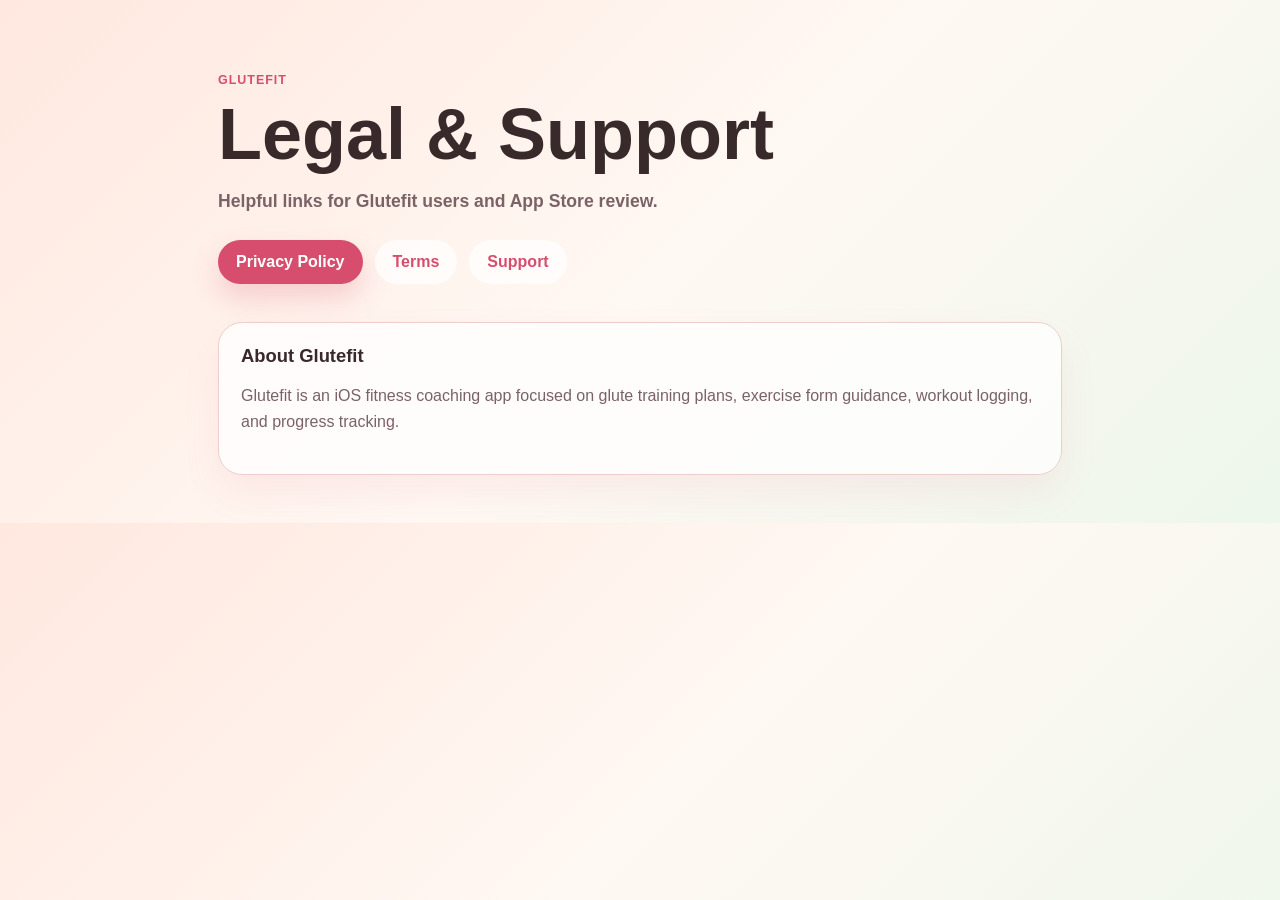
<file: index.html>
<!doctype html>
<html lang="en">
<head>
  <meta charset="utf-8">
  <meta name="viewport" content="width=device-width, initial-scale=1">
  <title>Glutefit Legal & Support</title>
  <link rel="stylesheet" href="styles.css">
</head>
<body>
  <main class="page">
    <section class="hero">
      <p class="eyebrow">Glutefit</p>
      <h1>Legal & Support</h1>
      <p class="lead">Helpful links for Glutefit users and App Store review.</p>
      <div class="actions">
        <a href="privacy.html">Privacy Policy</a>
        <a href="terms.html">Terms</a>
        <a href="support.html">Support</a>
      </div>
    </section>

    <section class="card">
      <h2>About Glutefit</h2>
      <p>Glutefit is an iOS fitness coaching app focused on glute training plans, exercise form guidance, workout logging, and progress tracking.</p>
    </section>
  </main>
</body>
</html>
</file>
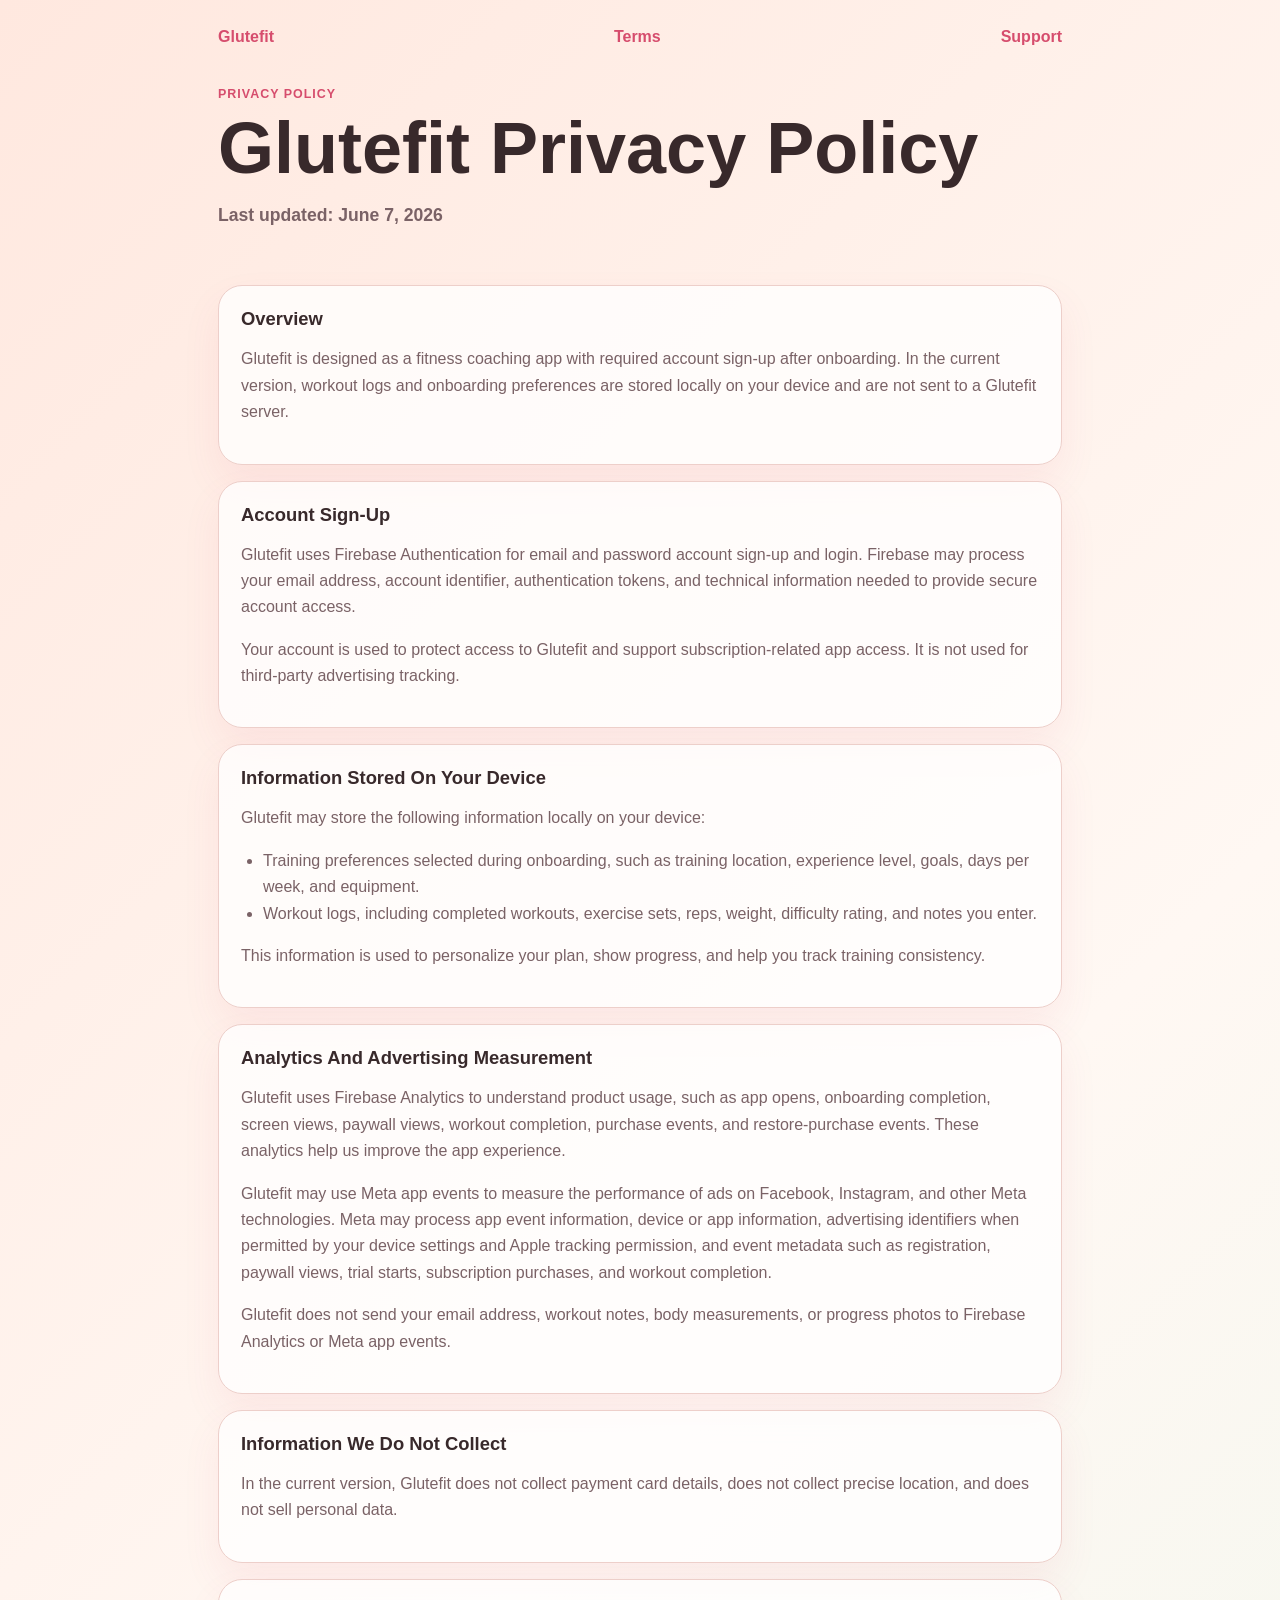
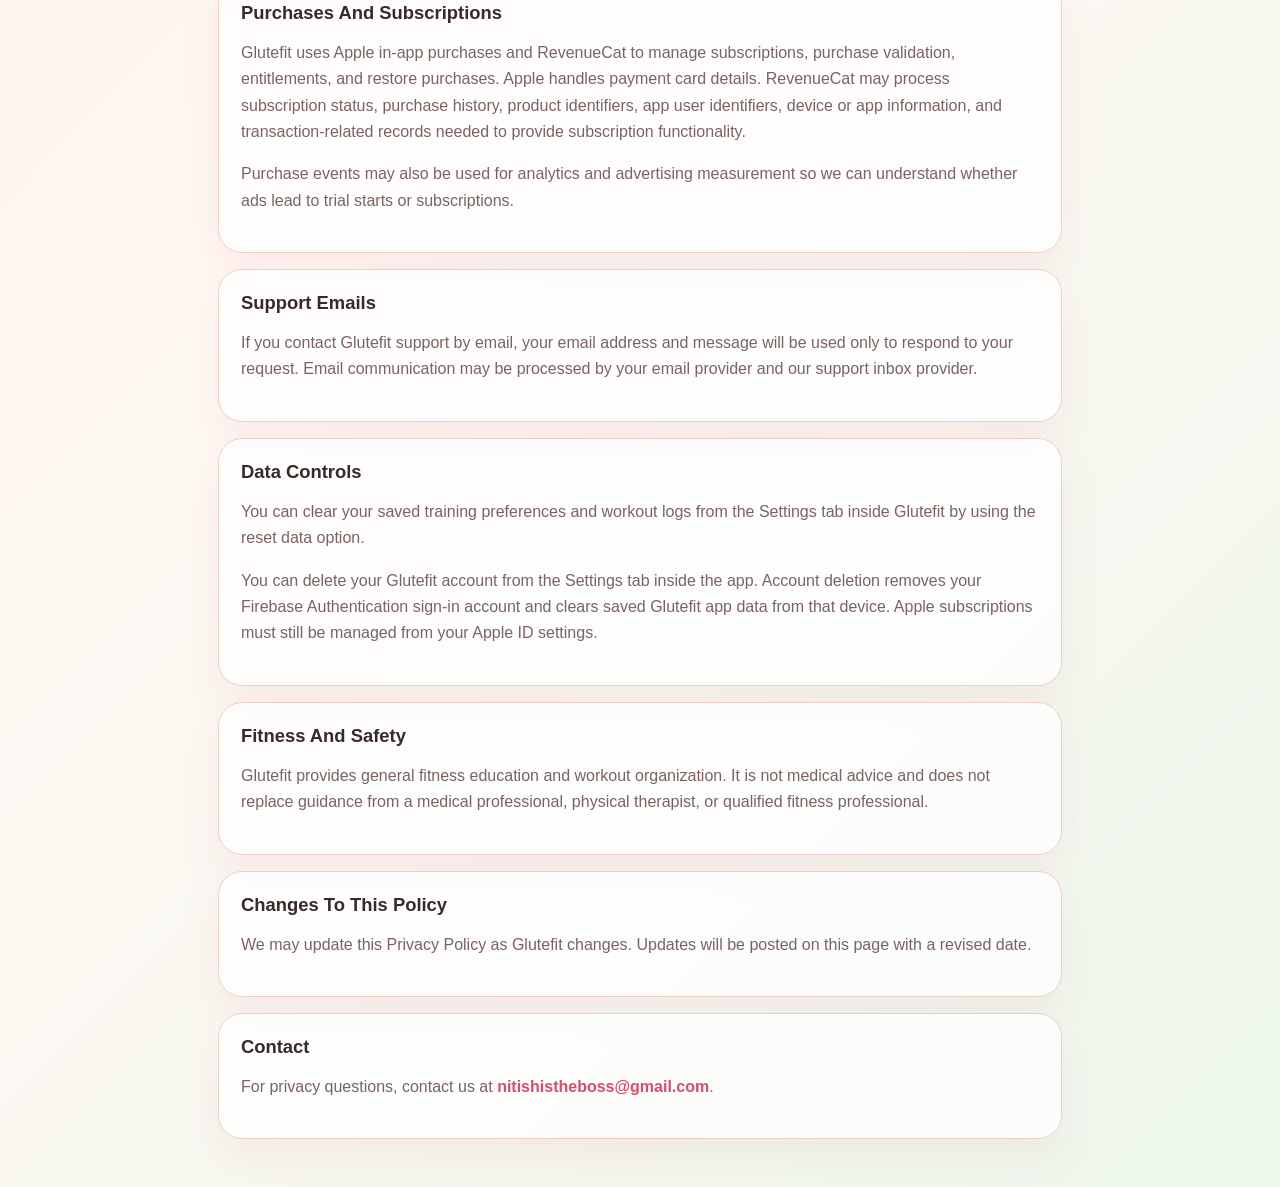
<file: privacy.html>
<!doctype html>
<html lang="en">
<head>
  <meta charset="utf-8">
  <meta name="viewport" content="width=device-width, initial-scale=1">
  <title>Glutefit Privacy Policy</title>
  <link rel="stylesheet" href="styles.css">
</head>
<body>
  <main class="page">
    <nav class="top-nav">
      <a href="index.html">Glutefit</a>
      <a href="terms.html">Terms</a>
      <a href="support.html">Support</a>
    </nav>

    <section class="hero compact">
      <p class="eyebrow">Privacy Policy</p>
      <h1>Glutefit Privacy Policy</h1>
      <p class="lead">Last updated: June 7, 2026</p>
    </section>

    <section class="card">
      <h2>Overview</h2>
      <p>Glutefit is designed as a fitness coaching app with required account sign-up after onboarding. In the current version, workout logs and onboarding preferences are stored locally on your device and are not sent to a Glutefit server.</p>
    </section>

    <section class="card">
      <h2>Account Sign-Up</h2>
      <p>Glutefit uses Firebase Authentication for email and password account sign-up and login. Firebase may process your email address, account identifier, authentication tokens, and technical information needed to provide secure account access.</p>
      <p>Your account is used to protect access to Glutefit and support subscription-related app access. It is not used for third-party advertising tracking.</p>
    </section>

    <section class="card">
      <h2>Information Stored On Your Device</h2>
      <p>Glutefit may store the following information locally on your device:</p>
      <ul>
        <li>Training preferences selected during onboarding, such as training location, experience level, goals, days per week, and equipment.</li>
        <li>Workout logs, including completed workouts, exercise sets, reps, weight, difficulty rating, and notes you enter.</li>
      </ul>
      <p>This information is used to personalize your plan, show progress, and help you track training consistency.</p>
    </section>

    <section class="card">
      <h2>Analytics And Advertising Measurement</h2>
      <p>Glutefit uses Firebase Analytics to understand product usage, such as app opens, onboarding completion, screen views, paywall views, workout completion, purchase events, and restore-purchase events. These analytics help us improve the app experience.</p>
      <p>Glutefit may use Meta app events to measure the performance of ads on Facebook, Instagram, and other Meta technologies. Meta may process app event information, device or app information, advertising identifiers when permitted by your device settings and Apple tracking permission, and event metadata such as registration, paywall views, trial starts, subscription purchases, and workout completion.</p>
      <p>Glutefit does not send your email address, workout notes, body measurements, or progress photos to Firebase Analytics or Meta app events.</p>
    </section>

    <section class="card">
      <h2>Information We Do Not Collect</h2>
      <p>In the current version, Glutefit does not collect payment card details, does not collect precise location, and does not sell personal data.</p>
    </section>

    <section class="card">
      <h2>Purchases And Subscriptions</h2>
      <p>Glutefit uses Apple in-app purchases and RevenueCat to manage subscriptions, purchase validation, entitlements, and restore purchases. Apple handles payment card details. RevenueCat may process subscription status, purchase history, product identifiers, app user identifiers, device or app information, and transaction-related records needed to provide subscription functionality.</p>
      <p>Purchase events may also be used for analytics and advertising measurement so we can understand whether ads lead to trial starts or subscriptions.</p>
    </section>

    <section class="card">
      <h2>Support Emails</h2>
      <p>If you contact Glutefit support by email, your email address and message will be used only to respond to your request. Email communication may be processed by your email provider and our support inbox provider.</p>
    </section>

    <section class="card">
      <h2>Data Controls</h2>
      <p>You can clear your saved training preferences and workout logs from the Settings tab inside Glutefit by using the reset data option.</p>
      <p>You can delete your Glutefit account from the Settings tab inside the app. Account deletion removes your Firebase Authentication sign-in account and clears saved Glutefit app data from that device. Apple subscriptions must still be managed from your Apple ID settings.</p>
    </section>

    <section class="card">
      <h2>Fitness And Safety</h2>
      <p>Glutefit provides general fitness education and workout organization. It is not medical advice and does not replace guidance from a medical professional, physical therapist, or qualified fitness professional.</p>
    </section>

    <section class="card">
      <h2>Changes To This Policy</h2>
      <p>We may update this Privacy Policy as Glutefit changes. Updates will be posted on this page with a revised date.</p>
    </section>

    <section class="card">
      <h2>Contact</h2>
      <p>For privacy questions, contact us at <a href="mailto:nitishistheboss@gmail.com">nitishistheboss@gmail.com</a>.</p>
    </section>
  </main>
</body>
</html>
</file>
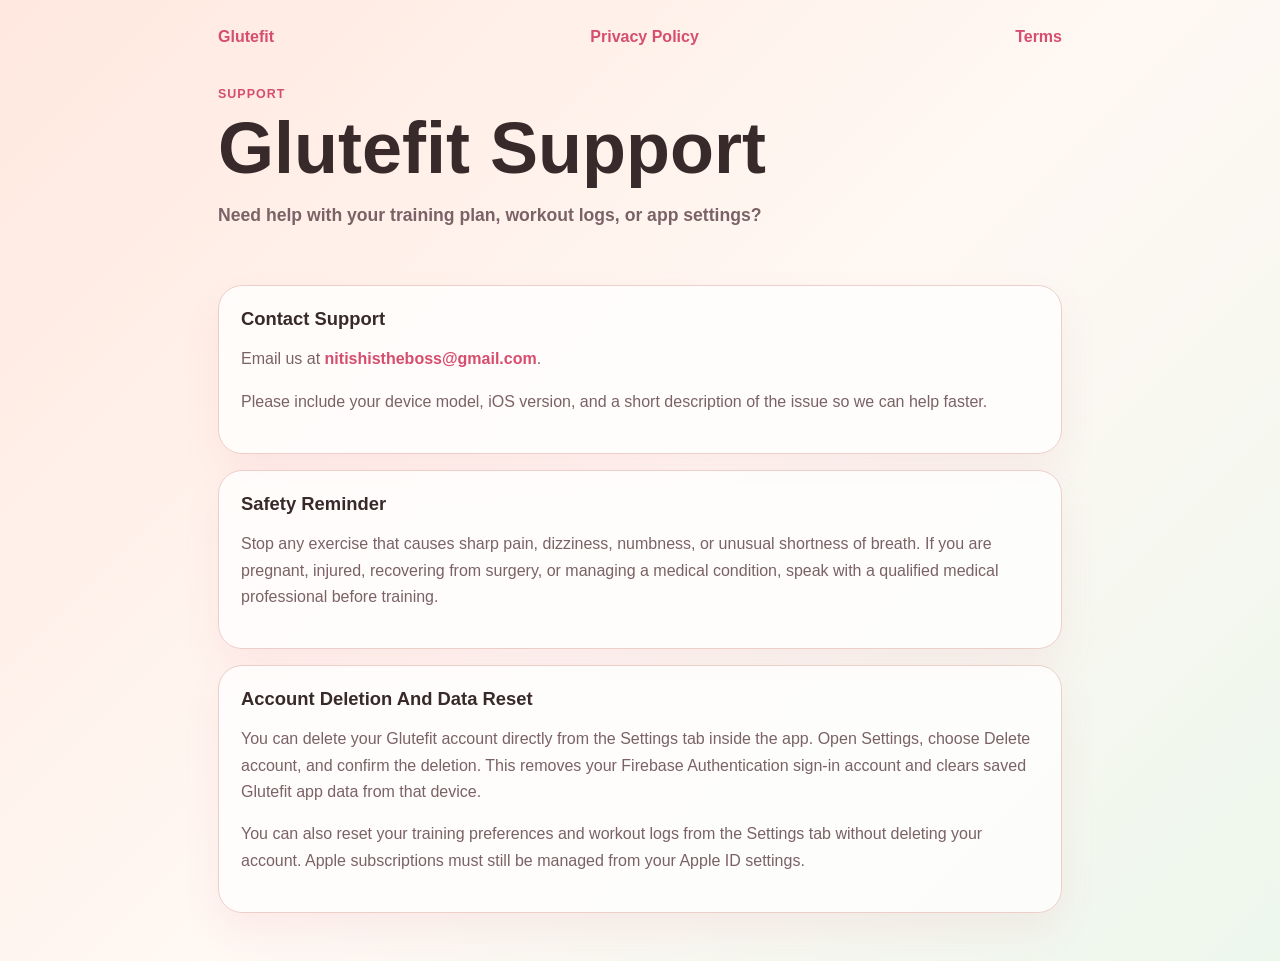
<file: support.html>
<!doctype html>
<html lang="en">
<head>
  <meta charset="utf-8">
  <meta name="viewport" content="width=device-width, initial-scale=1">
  <title>Glutefit Support</title>
  <link rel="stylesheet" href="styles.css">
</head>
<body>
  <main class="page">
    <nav class="top-nav">
      <a href="index.html">Glutefit</a>
      <a href="privacy.html">Privacy Policy</a>
      <a href="terms.html">Terms</a>
    </nav>

    <section class="hero compact">
      <p class="eyebrow">Support</p>
      <h1>Glutefit Support</h1>
      <p class="lead">Need help with your training plan, workout logs, or app settings?</p>
    </section>

    <section class="card">
      <h2>Contact Support</h2>
      <p>Email us at <a href="mailto:nitishistheboss@gmail.com">nitishistheboss@gmail.com</a>.</p>
      <p>Please include your device model, iOS version, and a short description of the issue so we can help faster.</p>
    </section>

    <section class="card">
      <h2>Safety Reminder</h2>
      <p>Stop any exercise that causes sharp pain, dizziness, numbness, or unusual shortness of breath. If you are pregnant, injured, recovering from surgery, or managing a medical condition, speak with a qualified medical professional before training.</p>
    </section>

    <section class="card">
      <h2>Account Deletion And Data Reset</h2>
      <p>You can delete your Glutefit account directly from the Settings tab inside the app. Open Settings, choose Delete account, and confirm the deletion. This removes your Firebase Authentication sign-in account and clears saved Glutefit app data from that device.</p>
      <p>You can also reset your training preferences and workout logs from the Settings tab without deleting your account. Apple subscriptions must still be managed from your Apple ID settings.</p>
    </section>
  </main>
</body>
</html>
</file>
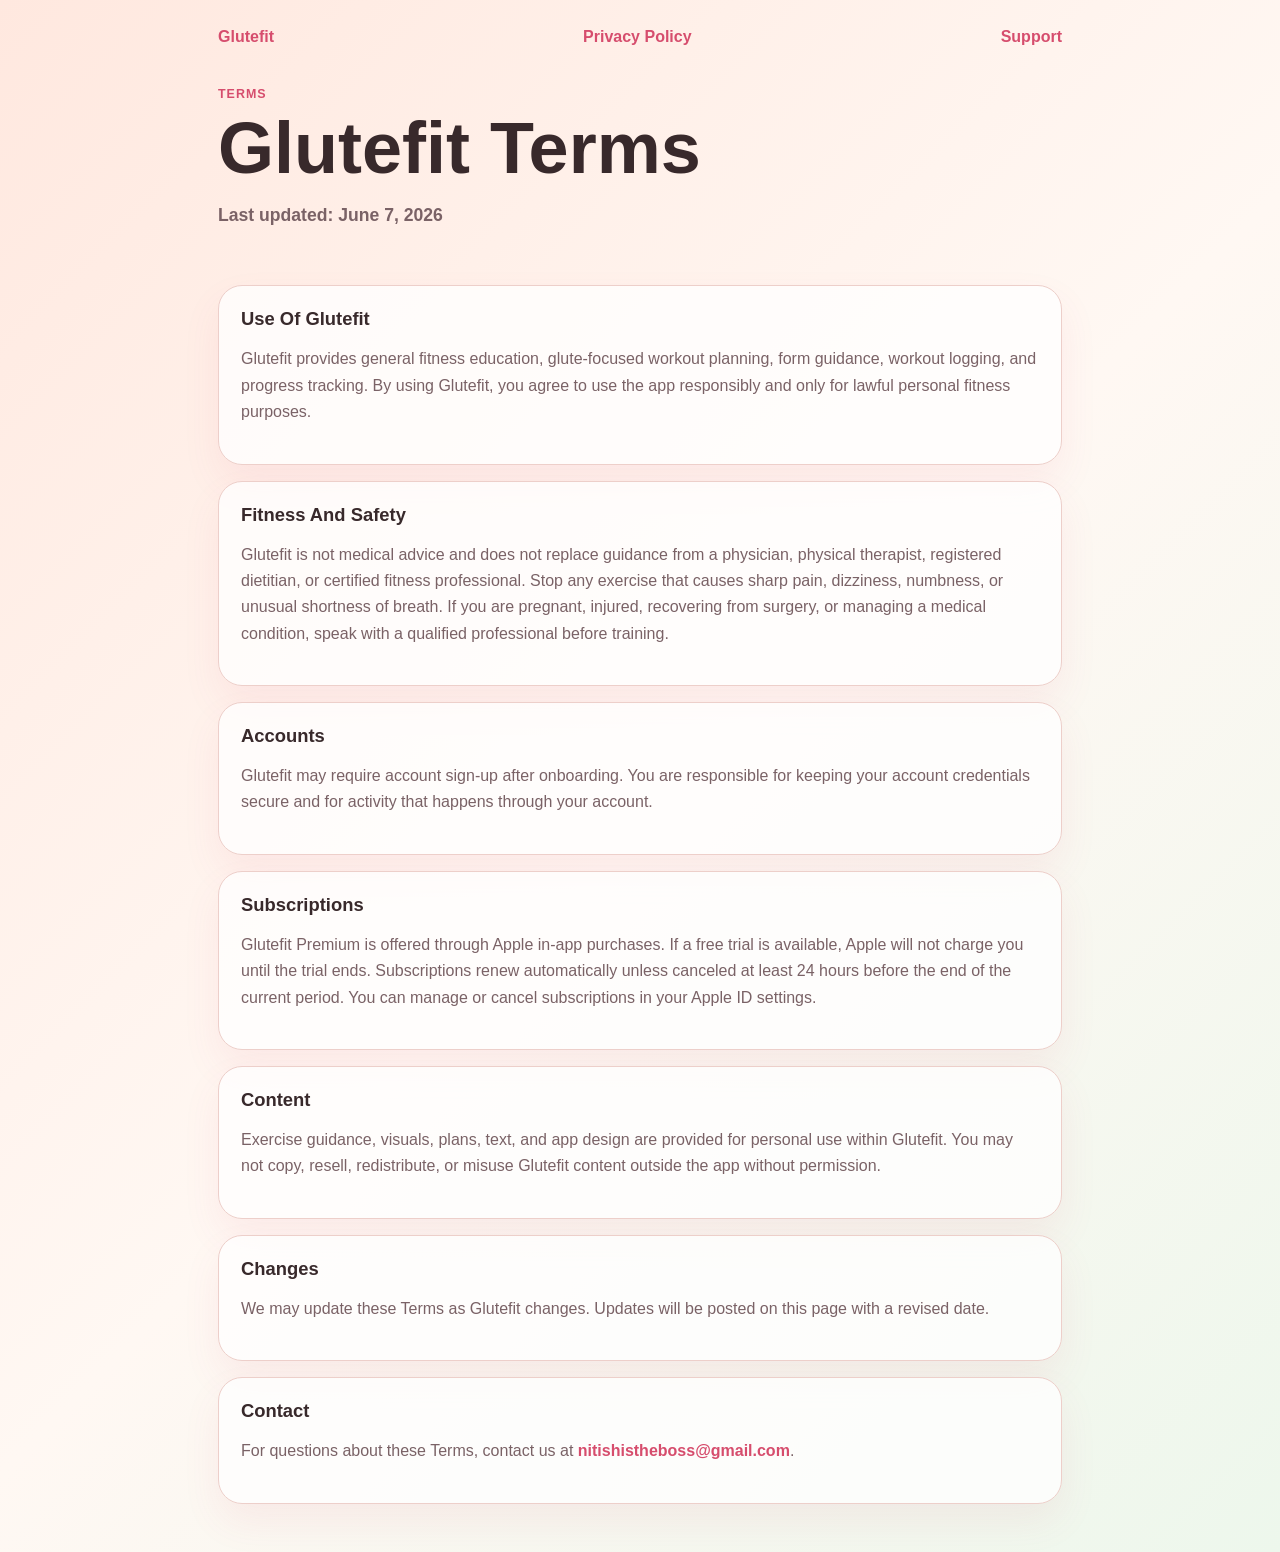
<file: terms.html>
<!doctype html>
<html lang="en">
<head>
  <meta charset="utf-8">
  <meta name="viewport" content="width=device-width, initial-scale=1">
  <title>Glutefit Terms</title>
  <link rel="stylesheet" href="styles.css">
</head>
<body>
  <main class="page">
    <nav class="top-nav">
      <a href="index.html">Glutefit</a>
      <a href="privacy.html">Privacy Policy</a>
      <a href="support.html">Support</a>
    </nav>

    <section class="hero compact">
      <p class="eyebrow">Terms</p>
      <h1>Glutefit Terms</h1>
      <p class="lead">Last updated: June 7, 2026</p>
    </section>

    <section class="card">
      <h2>Use Of Glutefit</h2>
      <p>Glutefit provides general fitness education, glute-focused workout planning, form guidance, workout logging, and progress tracking. By using Glutefit, you agree to use the app responsibly and only for lawful personal fitness purposes.</p>
    </section>

    <section class="card">
      <h2>Fitness And Safety</h2>
      <p>Glutefit is not medical advice and does not replace guidance from a physician, physical therapist, registered dietitian, or certified fitness professional. Stop any exercise that causes sharp pain, dizziness, numbness, or unusual shortness of breath. If you are pregnant, injured, recovering from surgery, or managing a medical condition, speak with a qualified professional before training.</p>
    </section>

    <section class="card">
      <h2>Accounts</h2>
      <p>Glutefit may require account sign-up after onboarding. You are responsible for keeping your account credentials secure and for activity that happens through your account.</p>
    </section>

    <section class="card">
      <h2>Subscriptions</h2>
      <p>Glutefit Premium is offered through Apple in-app purchases. If a free trial is available, Apple will not charge you until the trial ends. Subscriptions renew automatically unless canceled at least 24 hours before the end of the current period. You can manage or cancel subscriptions in your Apple ID settings.</p>
    </section>

    <section class="card">
      <h2>Content</h2>
      <p>Exercise guidance, visuals, plans, text, and app design are provided for personal use within Glutefit. You may not copy, resell, redistribute, or misuse Glutefit content outside the app without permission.</p>
    </section>

    <section class="card">
      <h2>Changes</h2>
      <p>We may update these Terms as Glutefit changes. Updates will be posted on this page with a revised date.</p>
    </section>

    <section class="card">
      <h2>Contact</h2>
      <p>For questions about these Terms, contact us at <a href="mailto:nitishistheboss@gmail.com">nitishistheboss@gmail.com</a>.</p>
    </section>
  </main>
</body>
</html>
</file>
<file: styles.css>
:root {
  color-scheme: light;
  --bg: #fff4ee;
  --surface: rgba(255, 255, 255, 0.78);
  --ink: #38292b;
  --muted: #7a6266;
  --rose: #d64d6d;
  --sage: #84a68c;
  --line: #edcfca;
}

* {
  box-sizing: border-box;
}

body {
  margin: 0;
  font-family: -apple-system, BlinkMacSystemFont, "Segoe UI", sans-serif;
  background:
    linear-gradient(135deg, #ffe8df 0%, #fff8f3 52%, #edf7ec 100%);
  color: var(--ink);
}

a {
  color: var(--rose);
  font-weight: 700;
  text-decoration: none;
}

a:hover {
  text-decoration: underline;
}

.page {
  width: min(880px, 100%);
  margin: 0 auto;
  padding: 28px 18px 48px;
}

.top-nav {
  display: flex;
  justify-content: space-between;
  gap: 16px;
  margin-bottom: 18px;
}

.hero {
  padding: 42px 0 22px;
}

.hero.compact {
  padding-top: 20px;
}

.eyebrow {
  margin: 0 0 8px;
  color: var(--rose);
  font-size: 0.78rem;
  font-weight: 800;
  letter-spacing: 0.08em;
  text-transform: uppercase;
}

h1 {
  margin: 0;
  font-size: clamp(2.25rem, 8vw, 4.5rem);
  line-height: 0.98;
}

h2 {
  margin: 0 0 10px;
  font-size: 1.15rem;
}

p,
li {
  color: var(--muted);
  font-size: 1rem;
  line-height: 1.65;
}

ul {
  padding-left: 22px;
}

.lead {
  max-width: 640px;
  font-size: 1.1rem;
  font-weight: 600;
}

.actions {
  display: flex;
  flex-wrap: wrap;
  gap: 12px;
  margin-top: 24px;
}

.actions a {
  display: inline-flex;
  align-items: center;
  min-height: 44px;
  padding: 0 18px;
  color: white;
  background: var(--rose);
  border-radius: 999px;
  box-shadow: 0 14px 28px rgba(214, 77, 109, 0.22);
}

.actions a + a {
  color: var(--rose);
  background: rgba(255, 255, 255, 0.72);
  box-shadow: none;
}

.card {
  margin-top: 16px;
  padding: 22px;
  background: var(--surface);
  border: 1px solid var(--line);
  border-radius: 24px;
  box-shadow: 0 18px 38px rgba(214, 77, 109, 0.08);
}

@media (max-width: 560px) {
  .page {
    padding-inline: 14px;
  }

  .card {
    padding: 18px;
    border-radius: 20px;
  }
}
</file>
